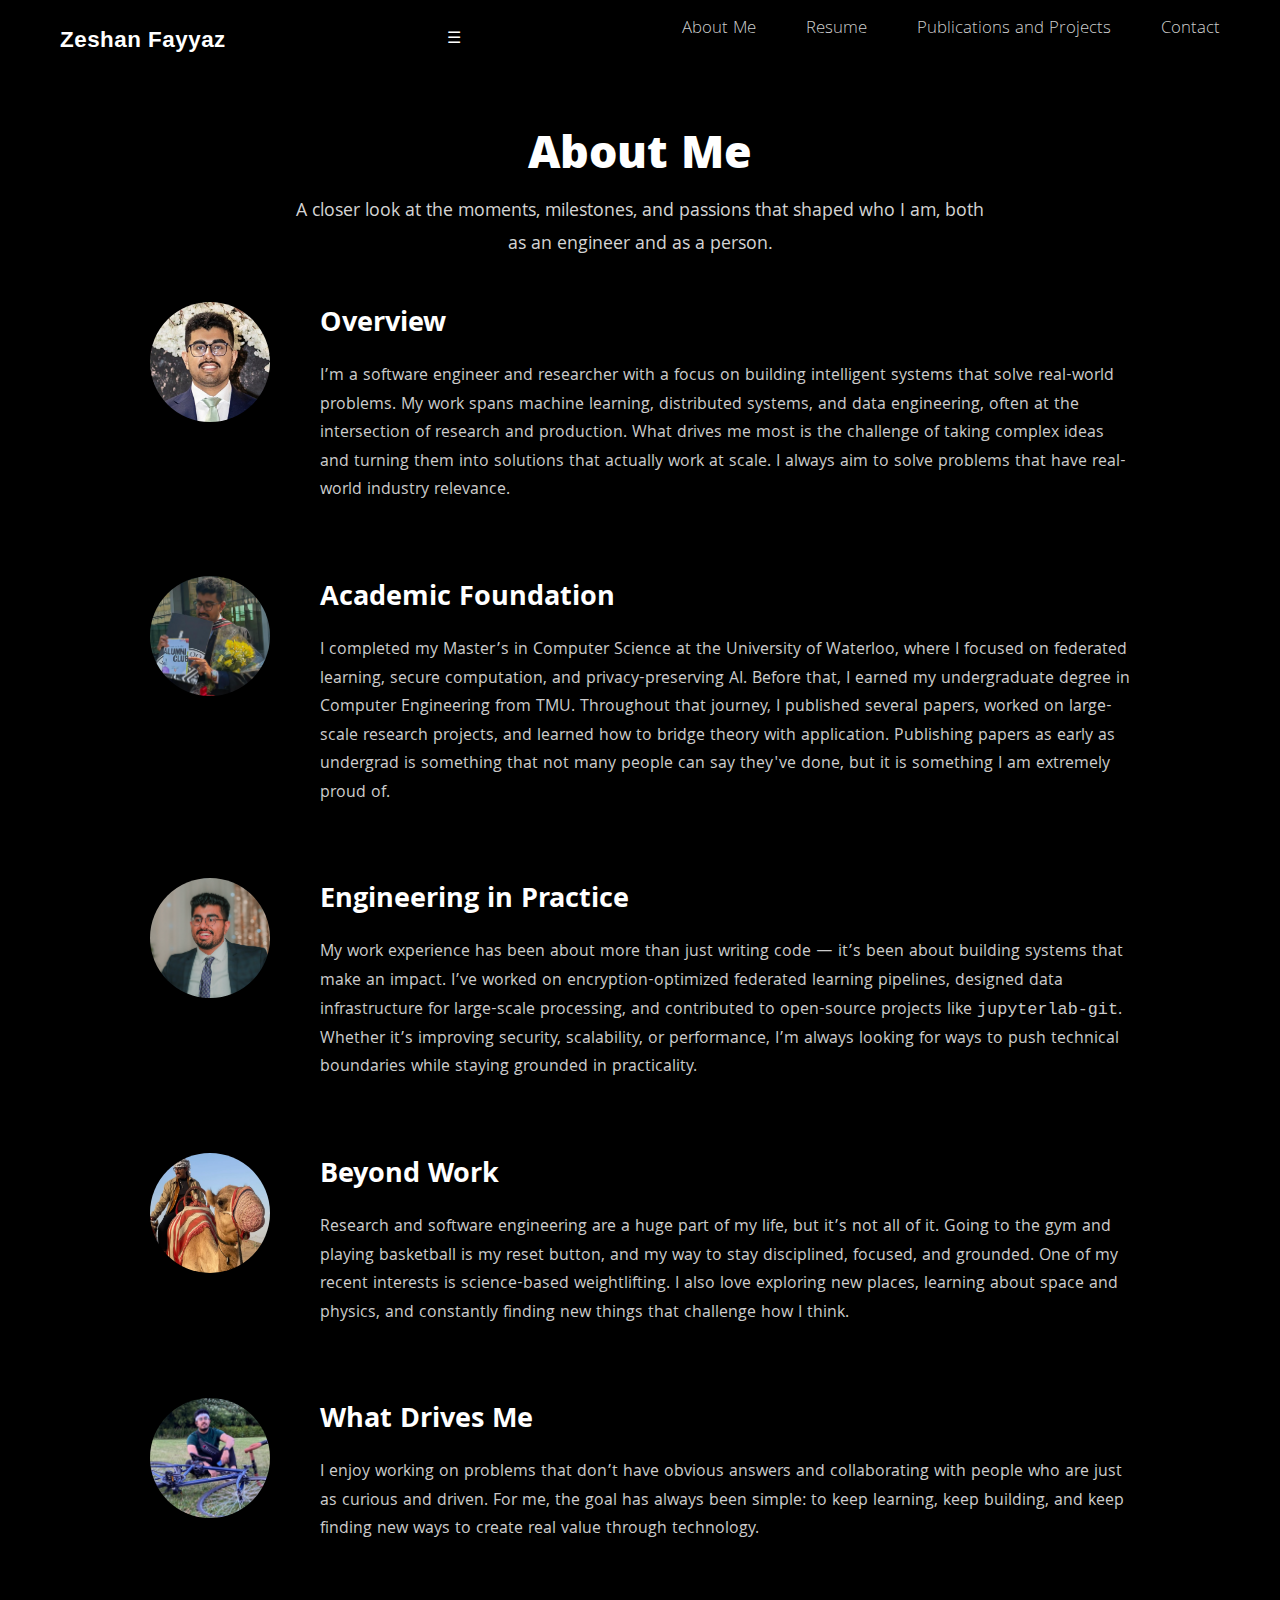
<file: about/index.html>
<!DOCTYPE html>
<html lang="en">
<head>
  <meta charset="UTF-8" />
  <meta name="viewport" content="width=device-width, initial-scale=1.0" />
  <title>About Me - Zeshan Fayyaz</title>

  <!-- ✅ Styles -->
  <link rel="stylesheet" href="../styles.css" />

  <!-- ✅ Fonts -->
  <link rel="preconnect" href="https://fonts.googleapis.com" />
  <link rel="preconnect" href="https://fonts.gstatic.com" crossorigin />
  <link href="https://fonts.googleapis.com/css2?family=Khula:wght@300;400;600&family=Inter:wght@800;900&display=swap" rel="stylesheet" />

  <!-- ✅ Favicon -->
  <link rel="icon" type="image/png" sizes="32x32" href="../refs/favicon/favicon-32x32.png" />
  <link rel="icon" type="image/png" sizes="16x16" href="../refs/favicon/favicon-16x16.png" />
  <link rel="shortcut icon" href="../refs/favicon/favicon.ico" type="image/x-icon" />
</head>

<script>
  function toggleMenu() {
    document.querySelector('.nav-links').classList.toggle('active');
  }
</script>


<body>
  <!-- ✅ Navbar -->
  <nav class="navbar">
    <a href="../" class="logo">Zeshan Fayyaz</a>
    <div class="hamburger" onclick="toggleMenu()">&#9776;</div>
    <ul>
      <li><a href="../about/">About Me</a></li>
      <li><a href="../resume/">Resume</a></li>
      <li><a href="../projectpub/">Publications and Projects</a></li>
      <li><a href="../contact/">Contact</a></li>
    </ul>
  </nav>

  <!-- ✅ About Header -->
  <header class="about-header">
    <div class="about-container">
      <h1>About Me</h1>
      <p class="about-tagline">
        A closer look at the moments, milestones, and passions that shaped who I am, both as an engineer and as a person.
      </p>
    </div>
  </header>

  <!-- ✅ About Sections -->
  <div class="about-container">

    <div class="about-section">
      <img src="../refs/images/123.jpeg" alt="Zeshan portrait" class="about-photo" />
      <div class="about-text">
        <h2>Overview</h2>
        <p>
          I’m a software engineer and researcher with a focus on building intelligent systems that solve real-world problems. My work spans machine learning, distributed systems, and data engineering, often at the intersection of research and production. What drives me most is the challenge of taking complex ideas and turning them into solutions that actually work at scale. I always aim to solve problems that have real-world industry relevance. 
        </p>
      </div>
    </div>

    <div class="about-section">
      <img src="../refs/images/grad.png" alt="Graduation" class="about-photo" />
      <div class="about-text">
        <h2>Academic Foundation</h2>
        <p>
          I completed my Master’s in Computer Science at the University of Waterloo, where I focused on federated learning, secure computation, and privacy-preserving AI. Before that, I earned my undergraduate degree in Computer Engineering from TMU. Throughout that journey, I published several papers, worked on large-scale research projects, and learned how to bridge theory with application. Publishing papers as early as undergrad is something that not many people can say they've done, but it is something I am extremely proud of. 
        </p>
      </div>
    </div>

    <div class="about-section">
      <img src="../refs/images/cop.png" alt="Engineering" class="about-photo" />
      <div class="about-text">
        <h2>Engineering in Practice</h2>
        <p>
          My work experience has been about more than just writing code — it’s been about building systems that make an impact. I’ve worked on encryption-optimized federated learning pipelines, designed data infrastructure for large-scale processing, and contributed to open-source projects like <code>jupyterlab-git</code>. Whether it’s improving security, scalability, or performance, I’m always looking for ways to push technical boundaries while staying grounded in practicality.
        </p>
      </div>
    </div>

    <div class="about-section">
      <img src="../refs/images/camel.png" alt="Hobbies" class="about-photo" />
      <div class="about-text">
        <h2>Beyond Work</h2>
        <p>
          Research and software engineering are a huge part of my life, but it’s not all of it. Going to the gym and playing basketball is my reset button, and my way to stay disciplined, focused, and grounded. One of my recent interests is science-based weightlifting. I also love exploring new places, learning about space and physics, and constantly finding new things that challenge how I think.
        </p>
      </div>
    </div>

    <div class="about-section">
      <img src="../refs/images/bike.png" alt="Travel" class="about-photo" />
      <div class="about-text">
        <h2>What Drives Me</h2>
        <p>
          I enjoy working on problems that don’t have obvious answers and collaborating with people who are just as curious and driven. For me, the goal has always been simple: to keep learning, keep building, and keep finding new ways to create real value through technology.
        </p>
      </div>
    </div>

  </div>
</body>
</html>
</file>
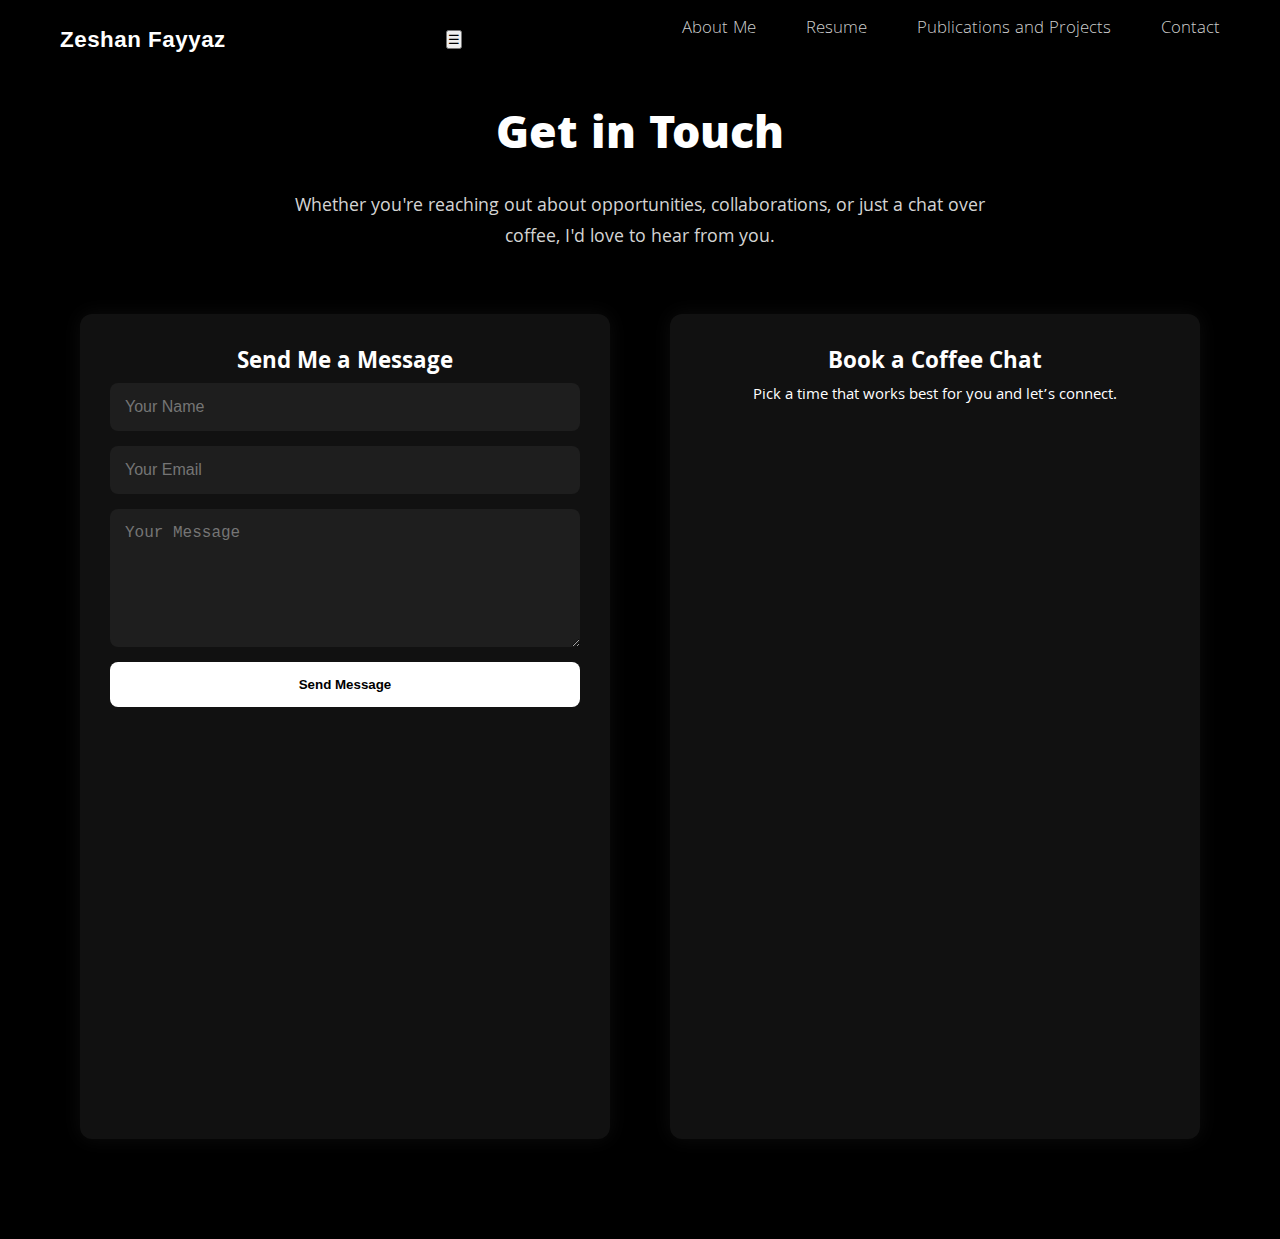
<file: contact/index.html>
<!DOCTYPE html>
<html lang="en">
<head>
  <meta charset="UTF-8" />
  <meta name="viewport" content="width=device-width, initial-scale=1.0" />
  <title>Contact - Zeshan Fayyaz</title>

  <!-- ✅ Styles -->
  <link rel="stylesheet" href="../styles.css?v=5">
  <link rel="stylesheet" href="../mobile.css?v=5">

  <!-- ✅ Fonts -->
  <link rel="preconnect" href="https://fonts.googleapis.com" />
  <link rel="preconnect" href="https://fonts.gstatic.com" crossorigin />
  <link href="https://fonts.googleapis.com/css2?family=Khula:wght@300;400;600&family=Inter:wght@800;900&display=swap" rel="stylesheet" />

  <!-- ✅ Favicon -->
  <link rel="icon" type="image/png" sizes="32x32" href="../refs/favicon/favicon-32x32.png" />
  <link rel="icon" type="image/png" sizes="16x16" href="../refs/favicon/favicon-16x16.png" />
  <link rel="shortcut icon" href="../refs/favicon/favicon.ico" type="image/x-icon" />
</head>


<body>

  <!-- ✅ Navigation -->
  <nav class="navbar">
    <a href="../" class="logo">Zeshan Fayyaz</a>
    <button class="nav-toggle" aria-expanded="false" aria-controls="primary-nav">☰</button>
    <ul id="primary-nav" class="nav-links">
      <li><a href="../about/">About Me</a></li>
      <li><a href="../resume/">Resume</a></li>
      <li><a href="../projectpub/">Publications and Projects</a></li>
      <li><a href="../contact/">Contact</a></li>
    </ul>
  </nav>

  <!-- 📬 Contact Section -->
  <div class="contact-page">
    <h1>Get in Touch</h1>
    <p class="contact-intro">
      Whether you're reaching out about opportunities, collaborations, or just a chat over coffee, I'd love to hear from you.
    </p>

    <div class="contact-container">
      <!-- ✉️ Email Form -->
      <div class="contact-form">
        <h2>Send Me a Message</h2>
        <form action="https://formspree.io/f/xkgqvzno" method="POST">
          <input type="text" name="name" placeholder="Your Name" required />
          <input type="email" name="email" placeholder="Your Email" required />
          <textarea name="message" rows="6" placeholder="Your Message" required></textarea>
          <button type="submit">Send Message</button>
        </form>
      </div>

      <!-- 📅 Calendly Widget -->
      <div class="calendar-booking">
        <h2>Book a Coffee Chat</h2>
        <p>Pick a time that works best for you and let’s connect.</p>

        <!-- Calendly inline widget -->
        <div 
          class="calendly-inline-widget" 
          data-url="https://calendly.com/zeshan-fayyaz98/30min" 
          style="min-width:320px;height:700px;">
        </div>
        <script 
          type="text/javascript" 
          src="https://assets.calendly.com/assets/external/widget.js" 
          async>
        </script>
      </div>
    </div>
  </div>

  <script>
    (function(){
      const btn = document.querySelector('.nav-toggle');
      const nav = document.getElementById('primary-nav');
      if (!btn || !nav) return;
      btn.addEventListener('click', () => {
        const open = btn.getAttribute('aria-expanded') === 'true';
        btn.setAttribute('aria-expanded', String(!open));
        nav.classList.toggle('is-open', !open);
      });
    })();
  </script>

</body>
</html>
</file>
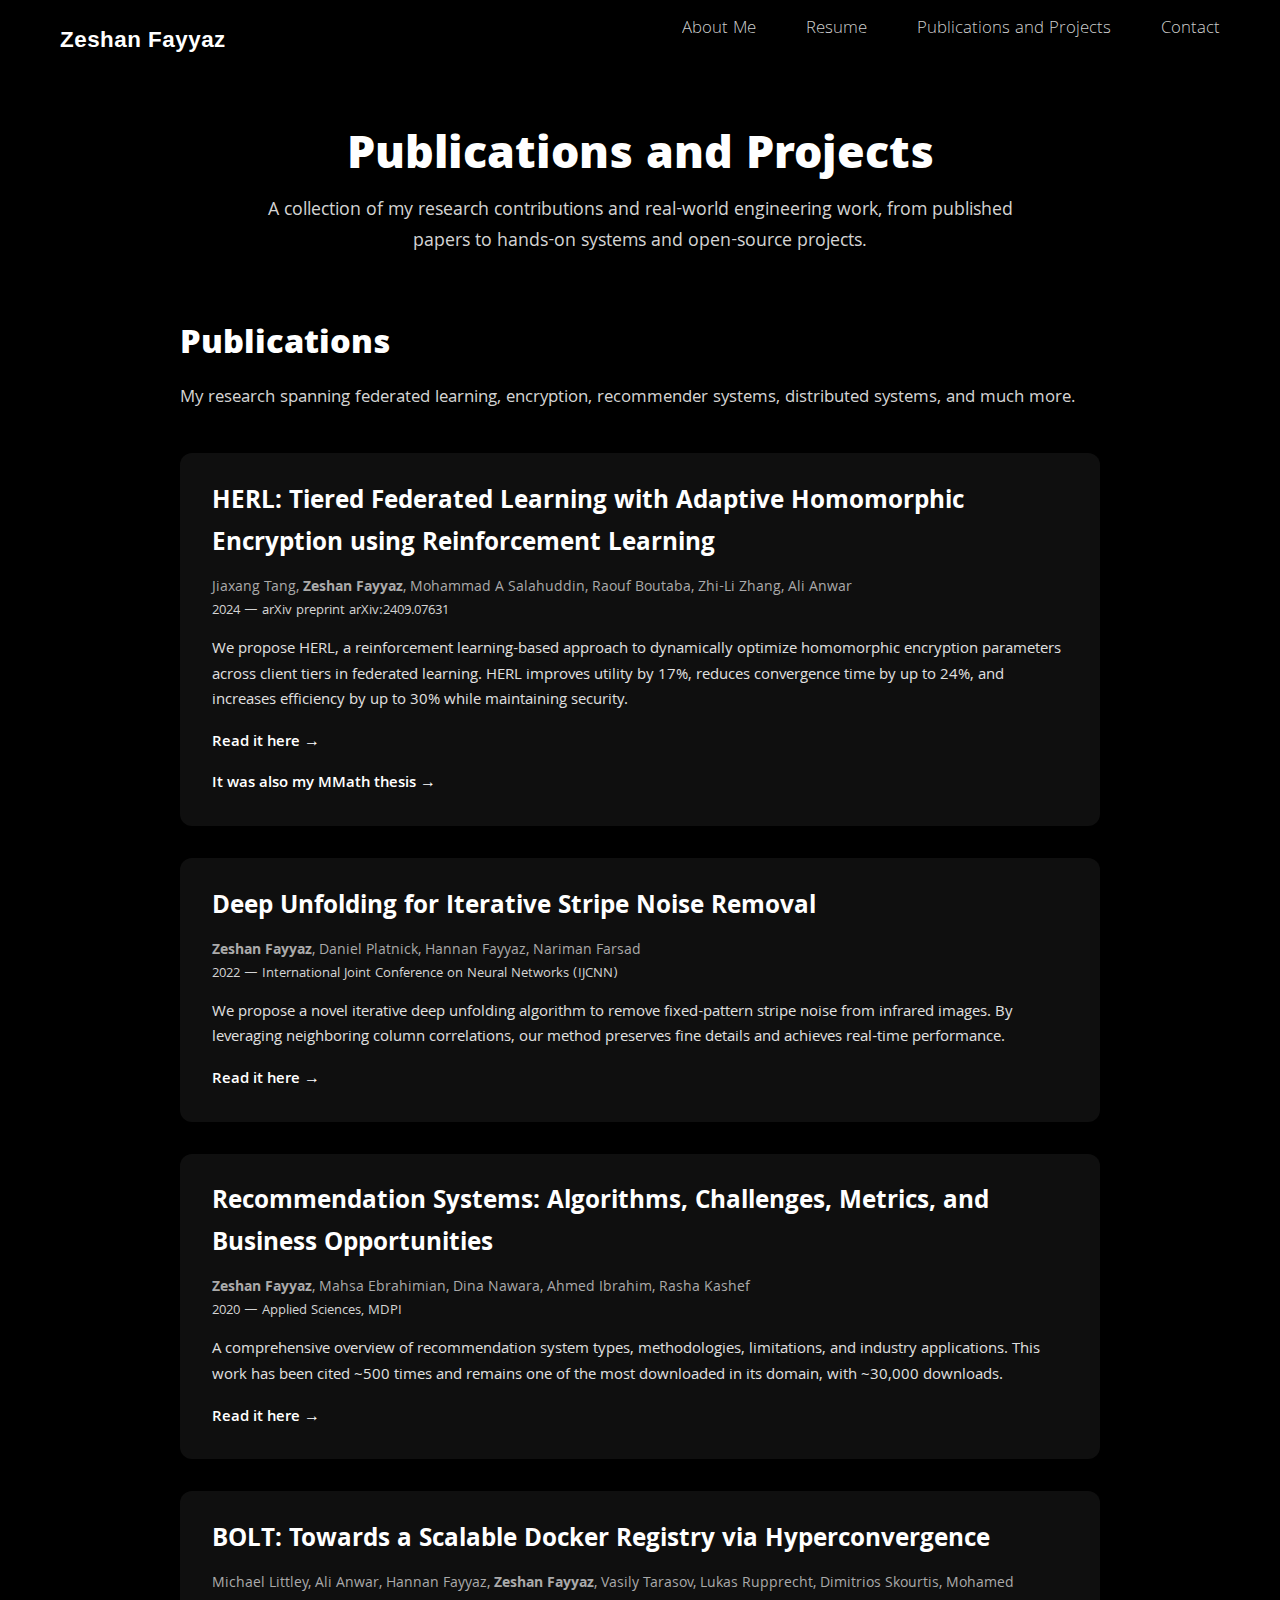
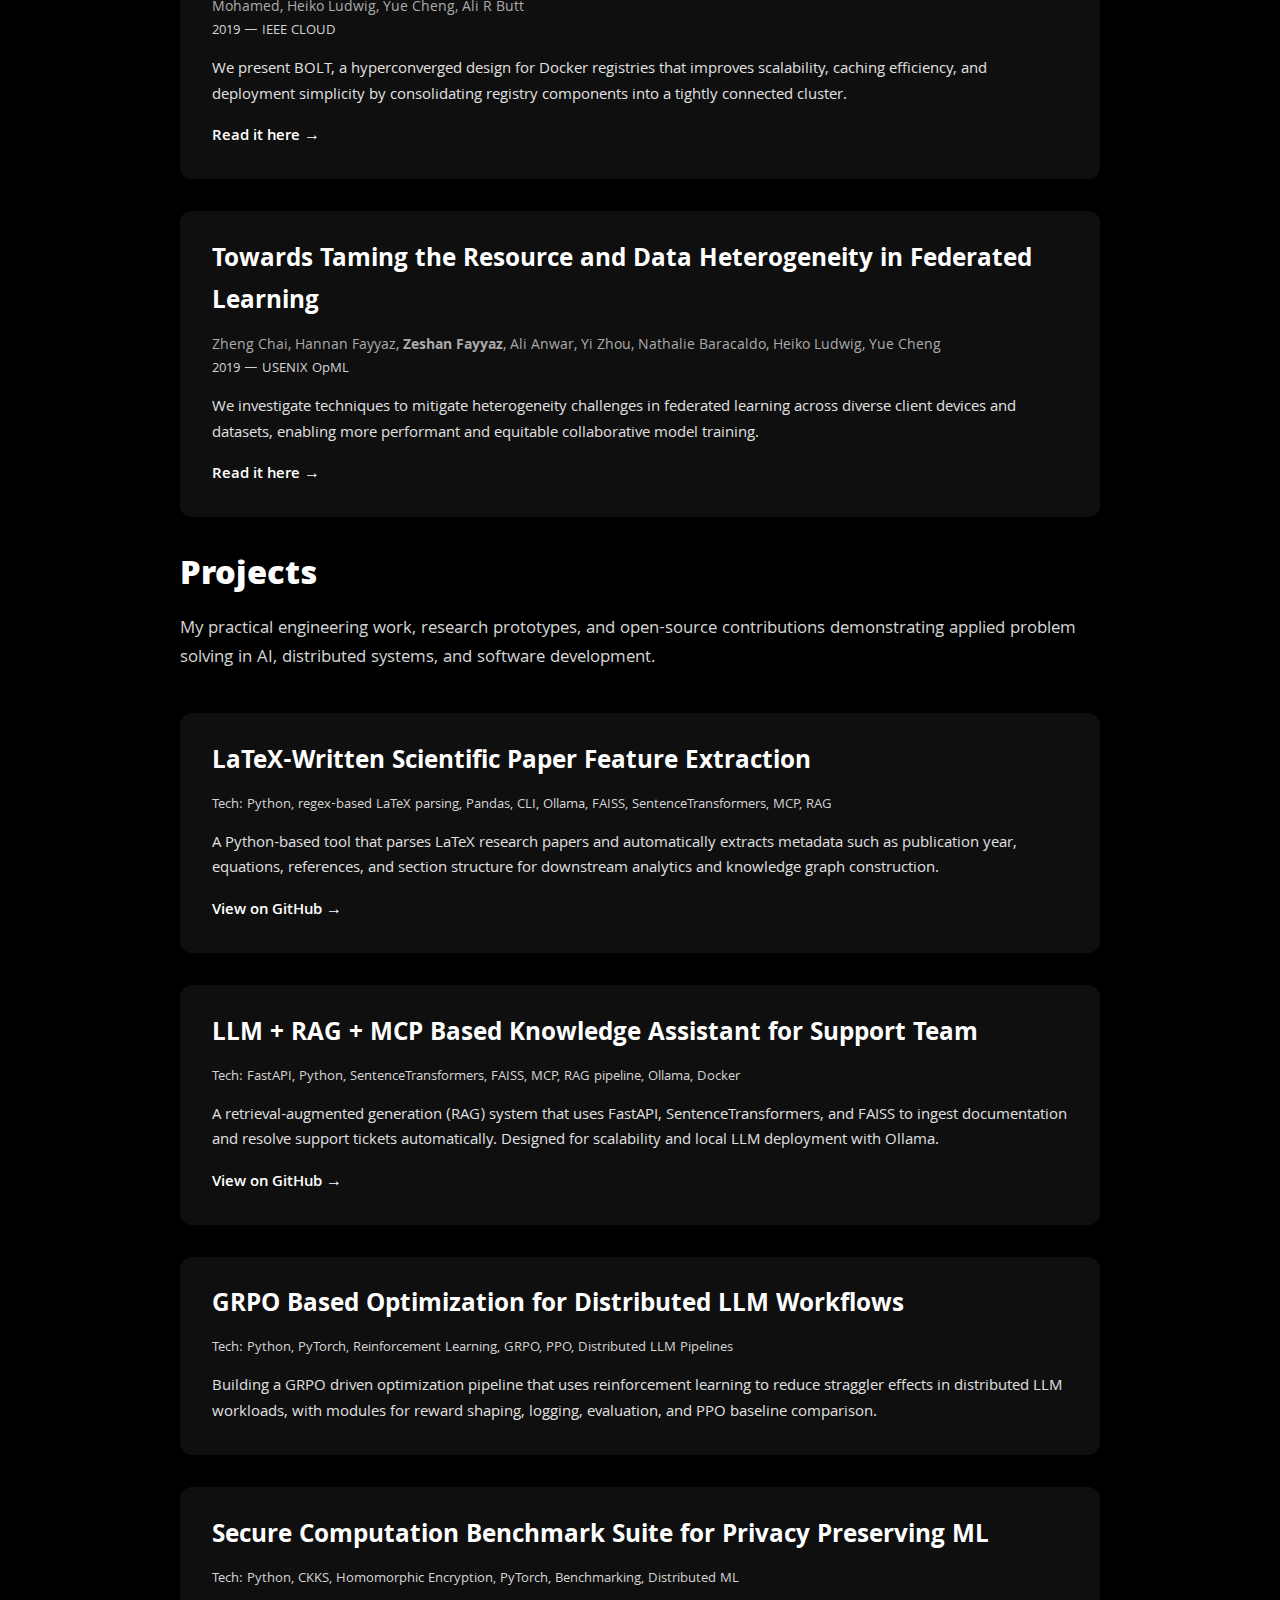
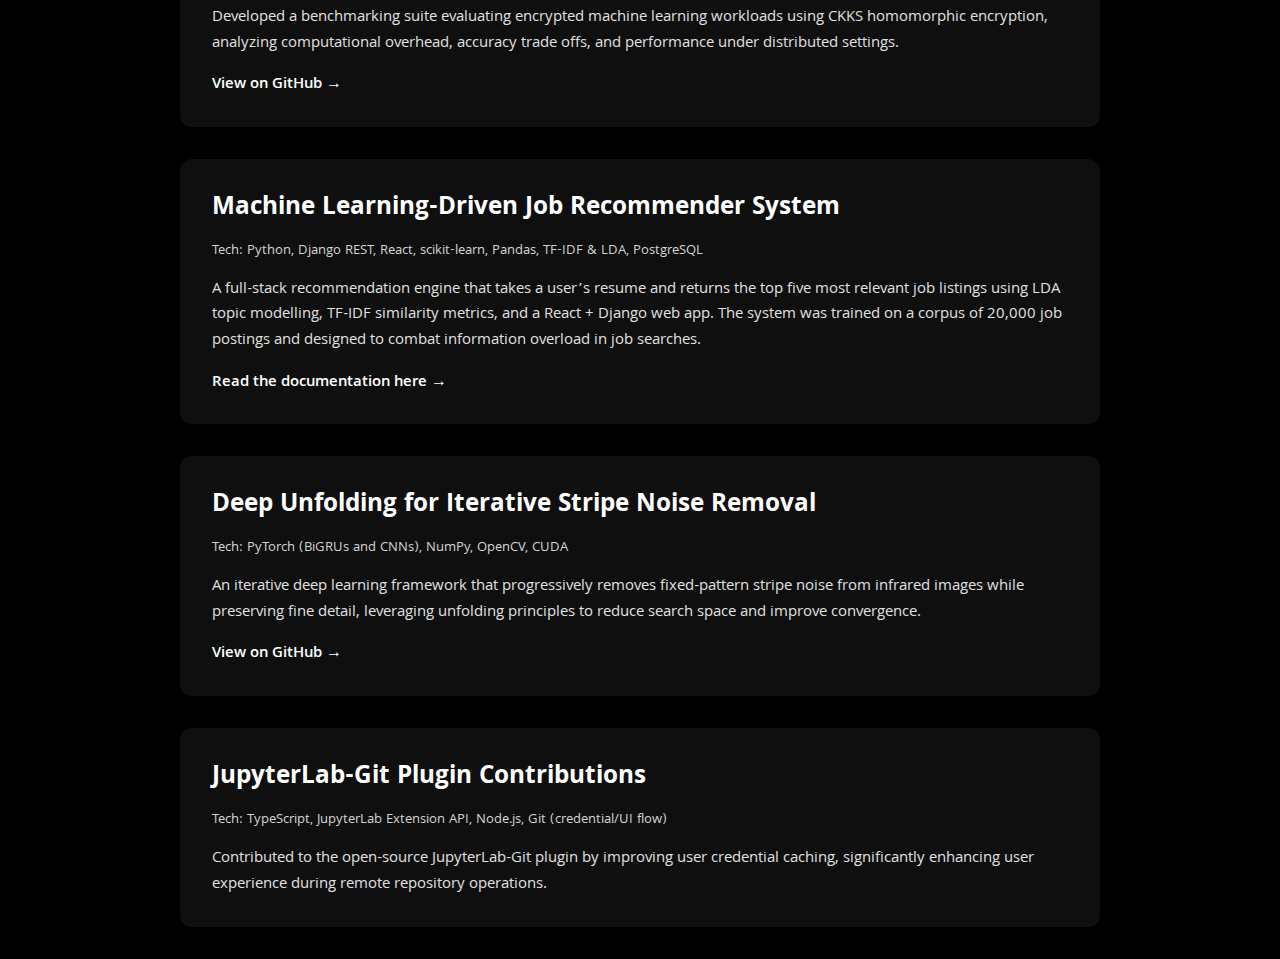
<file: projectpub/index.html>
<!DOCTYPE html>
<html lang="en">
<head>
  <meta charset="UTF-8" />
  <meta name="viewport" content="width=device-width, initial-scale=1.0" />
  <title>Publications & Projects - Zeshan Fayyaz</title>

  <!-- ✅ Fonts & Styles -->
  <link rel="stylesheet" href="../styles.css?v=5">
  <link rel="stylesheet" href="../mobile.css?v=5">
  <link rel="preconnect" href="https://fonts.googleapis.com" />
  <link rel="preconnect" href="https://fonts.gstatic.com" crossorigin />
  <link href="https://fonts.googleapis.com/css2?family=Khula:wght@300;400;600&family=Inter:wght@800;900&display=swap" rel="stylesheet" />

  <!-- ✅ Favicons -->
  <link rel="icon" type="image/png" sizes="32x32" href="../refs/favicon/favicon-32x32.png" />
  <link rel="icon" type="image/png" sizes="16x16" href="../refs/favicon/favicon-16x16.png" />
  <link rel="shortcut icon" href="../refs/favicon/favicon.ico" type="image/x-icon" />
</head>


<body>

  <!-- ✅ Navigation (clean URLs) -->
  <nav class="navbar">
    <a href="../" class="logo">Zeshan Fayyaz</a>
    <ul class="nav-links">
      <li><a href="../about/">About Me</a></li>
      <li><a href="../resume/">Resume</a></li>
      <li><a href="../projectpub/">Publications and Projects</a></li>
      <li><a href="../contact/">Contact</a></li>
    </ul>
  </nav>

  <!-- 📁 Main Header -->
  <header class="projects-header">
    <h1>Publications and Projects</h1>
    <p class="projects-tagline">
      A collection of my research contributions and real-world engineering work, from published papers to hands-on systems and open-source projects.
    </p>
  </header>

  <!-- 📚 Publications Section -->
  <section class="pubs-section">
    <h2 class="section-title">Publications</h2>
    <p class="section-subtitle">My research spanning federated learning, encryption, recommender systems, distributed systems, and much more.</p>

    <div class="publications-container">

      <!-- Publication 1 -->
      <div class="publication">
        <h3>HERL: Tiered Federated Learning with Adaptive Homomorphic Encryption using Reinforcement Learning</h3>
        <p class="pub-authors">Jiaxang Tang, <strong>Zeshan Fayyaz</strong>, Mohammad A Salahuddin, Raouf Boutaba, Zhi-Li Zhang, Ali Anwar</p>
        <p class="pub-meta">2024 — arXiv preprint arXiv:2409.07631</p>
        <p class="pub-description">We propose HERL, a reinforcement learning-based approach to dynamically optimize homomorphic encryption parameters across client tiers in federated learning. HERL improves utility by 17%, reduces convergence time by up to 24%, and increases efficiency by up to 30% while maintaining security.</p>
        <a href="https://arxiv.org/abs/2409.07631" class="pub-link" target="_blank">Read it here →</a> <br>
        <a href="https://cs.uwaterloo.ca/events/masters-machine-learning-herl-tiered-federated-learning-with-adaptive-homomorphic-encryption-using-reinforcement-learning" class="pub-link" target="_blank">It was also my MMath thesis →</a>
      </div>

      <!-- Publication 2 -->
      <div class="publication">
        <h3>Deep Unfolding for Iterative Stripe Noise Removal</h3>
        <p class="pub-authors"><strong>Zeshan Fayyaz</strong>, Daniel Platnick, Hannan Fayyaz, Nariman Farsad</p>
        <p class="pub-meta">2022 — International Joint Conference on Neural Networks (IJCNN)</p>
        <p class="pub-description">We propose a novel iterative deep unfolding algorithm to remove fixed-pattern stripe noise from infrared images. By leveraging neighboring column correlations, our method preserves fine details and achieves real-time performance.</p>
        <a href="https://arxiv.org/pdf/2209.14973" class="pub-link" target="_blank">Read it here →</a>
      </div>

      <!-- Publication 3 -->
      <div class="publication">
        <h3>Recommendation Systems: Algorithms, Challenges, Metrics, and Business Opportunities</h3>
        <p class="pub-authors"><strong>Zeshan Fayyaz</strong>, Mahsa Ebrahimian, Dina Nawara, Ahmed Ibrahim, Rasha Kashef</p>
        <p class="pub-meta">2020 — Applied Sciences, MDPI</p>
        <p class="pub-description">A comprehensive overview of recommendation system types, methodologies, limitations, and industry applications. This work has been cited ~500 times and remains one of the most downloaded in its domain, with ~30,000 downloads.</p>
        <a href="https://www.mdpi.com/2076-3417/10/21/7748" class="pub-link" target="_blank">Read it here →</a>
      </div>

      <!-- Publication 4 -->
      <div class="publication">
        <h3>BOLT: Towards a Scalable Docker Registry via Hyperconvergence</h3>
        <p class="pub-authors">Michael Littley, Ali Anwar, Hannan Fayyaz, <strong>Zeshan Fayyaz</strong>, Vasily Tarasov, Lukas Rupprecht, Dimitrios Skourtis, Mohamed Mohamed, Heiko Ludwig, Yue Cheng, Ali R Butt</p>
        <p class="pub-meta">2019 — IEEE CLOUD</p>
        <p class="pub-description">We present BOLT, a hyperconverged design for Docker registries that improves scalability, caching efficiency, and deployment simplicity by consolidating registry components into a tightly connected cluster.</p>
        <a href="https://ieeexplore.ieee.org/document/8814549" class="pub-link" target="_blank">Read it here →</a>
      </div>

      <!-- Publication 5 -->
      <div class="publication">
        <h3>Towards Taming the Resource and Data Heterogeneity in Federated Learning</h3>
        <p class="pub-authors">Zheng Chai, Hannan Fayyaz, <strong>Zeshan Fayyaz</strong>, Ali Anwar, Yi Zhou, Nathalie Baracaldo, Heiko Ludwig, Yue Cheng</p>
        <p class="pub-meta">2019 — USENIX OpML</p>
        <p class="pub-description">We investigate techniques to mitigate heterogeneity challenges in federated learning across diverse client devices and datasets, enabling more performant and equitable collaborative model training.</p>
        <a href="https://www.usenix.org/conference/opml19/presentation/chai" class="pub-link" target="_blank">Read it here →</a>
      </div>

    </div>
  </section>

  <!-- 🛠️ Projects Section -->
  <section class="pubs-section" style="margin-top: 30px;">
    <h2 class="section-title">Projects</h2>
    <p class="section-subtitle">My practical engineering work, research prototypes, and open-source contributions demonstrating applied problem solving in AI, distributed systems, and software development.</p>

    <div class="publications-container">

      <!-- Project 1 -->
      <div class="publication">
        <h3>LaTeX-Written Scientific Paper Feature Extraction</h3>
        <p class="pub-meta">Tech: Python, regex-based LaTeX parsing, Pandas, CLI, Ollama, FAISS, SentenceTransformers, MCP, RAG</p>
        <p class="pub-description">A Python-based tool that parses LaTeX research papers and automatically extracts metadata such as publication year, equations, references, and section structure for downstream analytics and knowledge graph construction.</p>
        <a href="https://github.com/ZeshanFayyaz/latex-paper-feature-extractor" class="pub-link" target="_blank">View on GitHub →</a>
      </div>

      <!-- Project 2 -->
      <div class="publication">
        <h3>LLM + RAG + MCP Based Knowledge Assistant for Support Team</h3>
        <p class="pub-meta">Tech: FastAPI, Python, SentenceTransformers, FAISS, MCP, RAG pipeline, Ollama, Docker</p>
        <p class="pub-description">A retrieval-augmented generation (RAG) system that uses FastAPI, SentenceTransformers, and FAISS to ingest documentation and resolve support tickets automatically. Designed for scalability and local LLM deployment with Ollama.</p>
        <a href="https://github.com/ZeshanFayyaz/tucows-exercise-ai" class="pub-link" target="_blank">View on GitHub →</a>
      </div>

      <!-- Project: GRPO Optimization -->
      <div class="publication">
        <h3>GRPO Based Optimization for Distributed LLM Workflows</h3>
        <p class="pub-meta">Tech: Python, PyTorch, Reinforcement Learning, GRPO, PPO, Distributed LLM Pipelines</p>
        <p class="pub-description">
          Building a GRPO driven optimization pipeline that uses reinforcement learning to reduce straggler effects 
          in distributed LLM workloads, with modules for reward shaping, logging, evaluation, and PPO baseline comparison.
        </p>
      </div>

      <!-- Project: Secure Computation Benchmark Suite -->
      <div class="publication">
        <h3>Secure Computation Benchmark Suite for Privacy Preserving ML</h3>
        <p class="pub-meta">Tech: Python, CKKS, Homomorphic Encryption, PyTorch, Benchmarking, Distributed ML</p>
        <p class="pub-description">
          Developed a benchmarking suite evaluating encrypted machine learning workloads using CKKS homomorphic 
          encryption, analyzing computational overhead, accuracy trade offs, and performance under distributed settings.
        </p>
        <a href="https://github.com/ZeshanFayyaz/Homomorphic-Encryption-Benchmark-FL" class="pub-link" target="_blank">View on GitHub →</a>
      </div>


      <!-- Project 3 -->
      <div class="publication">
        <h3>Machine Learning-Driven Job Recommender System</h3>
        <p class="pub-meta">Tech: Python, Django REST, React, scikit-learn, Pandas, TF-IDF & LDA, PostgreSQL</p>
        <p class="pub-description">A full-stack recommendation engine that takes a user’s resume and returns the top five most relevant job listings using LDA topic modelling, TF-IDF similarity metrics, and a React + Django web app. The system was trained on a corpus of 20,000 job postings and designed to combat information overload in job searches.</p>
        <a href="https://github.com/ZeshanFayyaz/capstone-2020-docs/blob/main/AA10_COE70B_Final_Report.pdf" class="pub-link" target="_blank">Read the documentation here →</a>
      </div>

      <!-- Project 4 -->
      <div class="publication">
        <h3>Deep Unfolding for Iterative Stripe Noise Removal</h3>
        <p class="pub-meta">Tech: PyTorch (BiGRUs and CNNs), NumPy, OpenCV, CUDA</p>
        <p class="pub-description">An iterative deep learning framework that progressively removes fixed-pattern stripe noise from infrared images while preserving fine detail, leveraging unfolding principles to reduce search space and improve convergence.</p>
        <a href="https://github.com/ZeshanFayyaz/Deep-Unfolding-for-Iterative-Stripe-Noise-Removal" class="pub-link" target="_blank">View on GitHub →</a>
      </div>

      <!-- Project 5 -->
      <div class="publication">
        <h3>JupyterLab-Git Plugin Contributions</h3>
        <p class="pub-meta">Tech: TypeScript, JupyterLab Extension API, Node.js, Git (credential/UI flow)</p>
        <p class="pub-description">Contributed to the open-source JupyterLab-Git plugin by improving user credential caching, significantly enhancing user experience during remote repository operations.</p>
      </div>

    </div>
  </section>




</body>
</html>
</file>
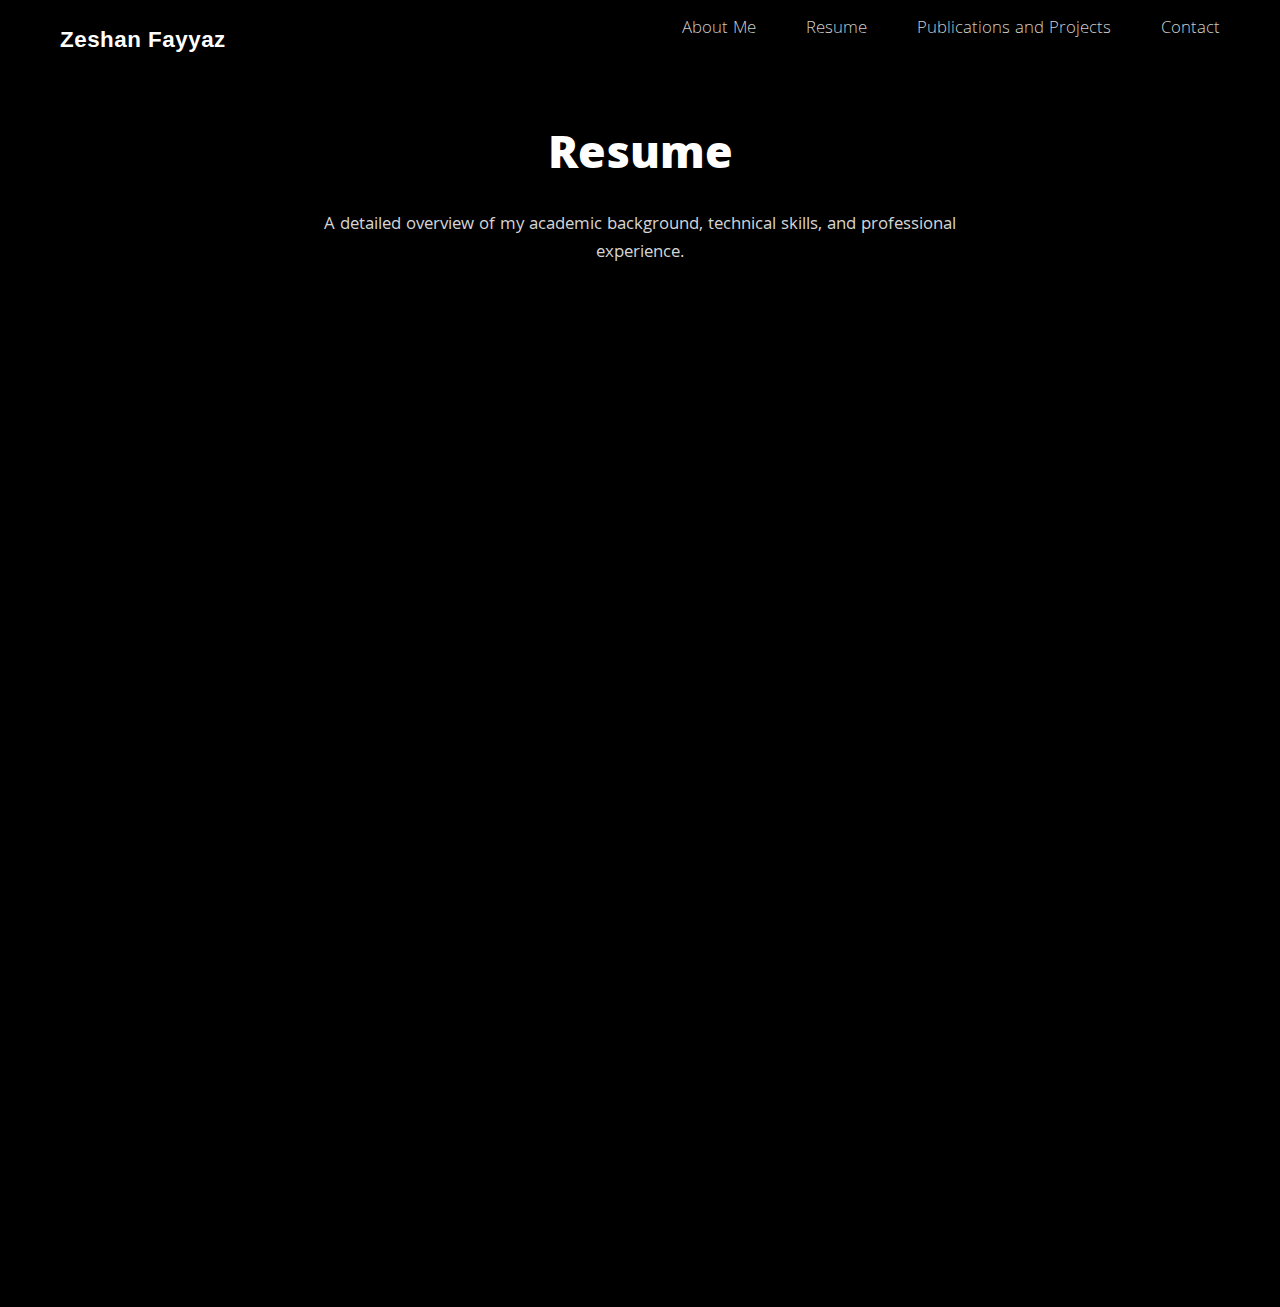
<file: resume/index.html>
<!DOCTYPE html>
<html lang="en">
<head>
  <meta charset="UTF-8" />
  <meta name="viewport" content="width=device-width, initial-scale=1.0" />
  <title>Resume - Zeshan Fayyaz</title>

  <!-- ✅ Fonts & Styles -->
  <link rel="stylesheet" href="../styles.css?v=5">
  <link rel="stylesheet" href="../mobile.css?v=6">

  <link rel="preconnect" href="https://fonts.googleapis.com" />
  <link rel="preconnect" href="https://fonts.gstatic.com" crossorigin />
  <link href="https://fonts.googleapis.com/css2?family=Khula:wght@300;400;600&family=Inter:wght@800;900&display=swap" rel="stylesheet" />

  <!-- ✅ Favicon paths -->
  <link rel="icon" type="image/png" sizes="32x32" href="../refs/favicon/favicon-32x32.png" />
  <link rel="icon" type="image/png" sizes="16x16" href="../refs/favicon/favicon-16x16.png" />
  <link rel="shortcut icon" href="../refs/favicon/favicon.ico" type="image/x-icon" />

  <!-- ✅ Mobile-specific fix -->
  <style>
    @media (max-width: 768px) {
      /* Show the open-PDF button on mobile */
      .resume-open-mobile {
        display: block !important;
        text-align: center;
        margin: 20px auto 24px;
      }
      .resume-open-mobile a {
        display: inline-block;
        padding: 12px 18px;
        border-radius: 10px;
        background: #fff;
        color: #000;
        font-weight: 700;
        text-decoration: none;
      }
      /* Hide the embedded PDF on mobile */
      .resume-pdf { display: none !important; }
    }

    /* ✅ Optional: if you want iframe on Android but button on iPhone only */
    @supports (-webkit-touch-callout: none) {
      @media (max-width: 768px) {
        .resume-pdf { display: none !important; }
        .resume-open-mobile { display: block !important; }
      }
    }
  </style>
</head>

<body>
  <!-- ✅ Navigation -->
  <nav class="navbar">
    <a href="../" class="logo">Zeshan Fayyaz</a>
    <ul class="nav-links">
      <li><a href="../about/">About Me</a></li>
      <li><a href="../resume/">Resume</a></li>
      <li><a href="../projectpub/">Publications and Projects</a></li>
      <li><a href="../contact/">Contact</a></li>
    </ul>
  </nav>

  <!-- ✅ Resume Header -->
  <div class="resume-header">
    <h1>Resume</h1>
    <p class="resume-tagline">
      A detailed overview of my academic background, technical skills, and professional experience.
    </p>
  </div>

  <!-- ✅ Mobile Button -->
  <p class="resume-open-mobile" style="display: none;">
    <a href="../refs/pdf/Zeshan_Fayyaz_Resume_Website.pdf" target="_blank" rel="noopener">
      Open Resume (PDF)
    </a>
  </p>

  <!-- ✅ Desktop Embed -->
  <div class="resume-container">
    <iframe
      src="../refs/pdf/Zeshan_Fayyaz_Resume_Website.pdf"
      title="Zeshan Fayyaz – Resume"
      class="resume-pdf"
      loading="lazy"
    ></iframe>
  </div>

</body>
</html>
</file>
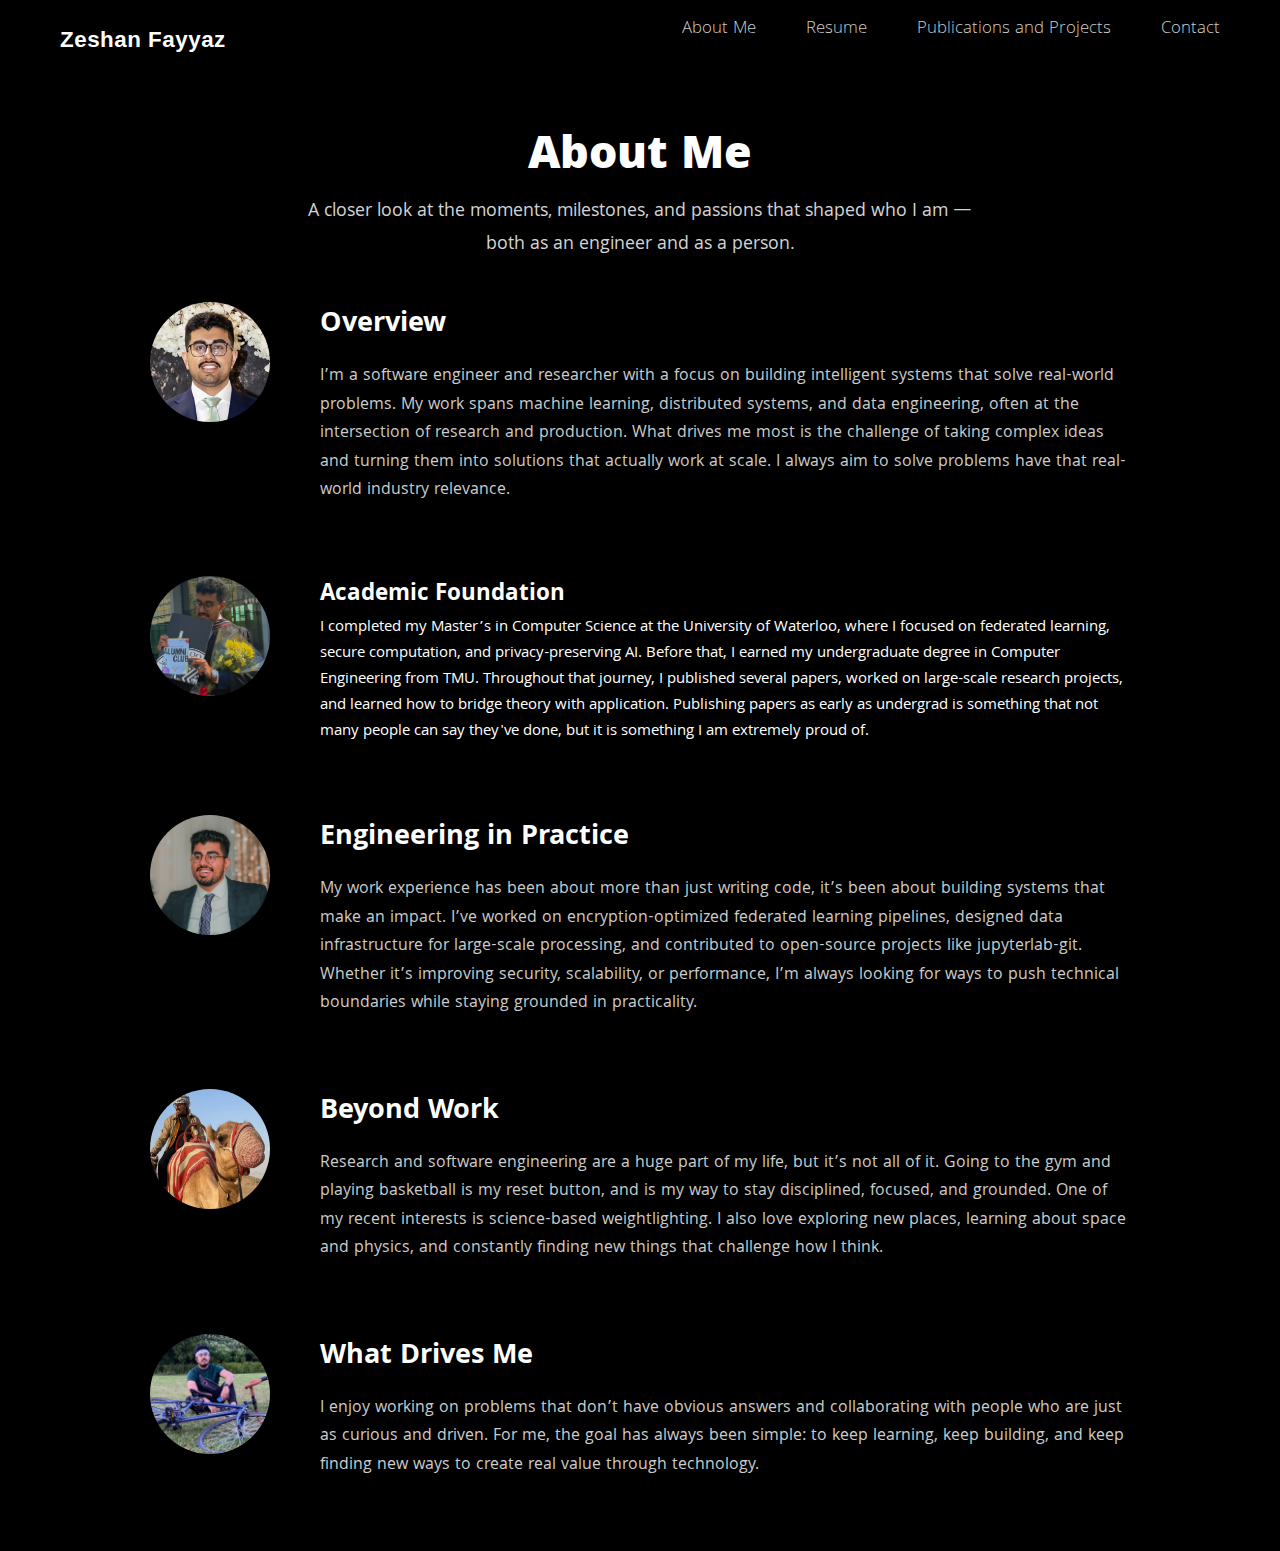
<file: about.html>
<!DOCTYPE html>
<html lang="en">
<head>
  <meta charset="UTF-8" />
  <meta name="viewport" content="width=device-width, initial-scale=1.0" />
  <title>About Me - Zeshan Fayyaz</title>
  <link rel="stylesheet" href="styles.css" />
  <link rel="preconnect" href="https://fonts.googleapis.com" />
  <link rel="preconnect" href="https://fonts.gstatic.com" crossorigin />
  <link href="https://fonts.googleapis.com/css2?family=Khula:wght@300;400;600&family=Inter:wght@800;900&display=swap" rel="stylesheet" />

  <link rel="icon" type="image/png" sizes="32x32" href="favicon-32x32.png">
  <link rel="icon" type="image/png" sizes="16x16" href="favicon-16x16.png">
  <link rel="shortcut icon" href="favicon.ico" type="image/x-icon">

</head>

<body>
  <!-- ✅ Navbar -->
  <nav class="navbar">
    <a href="index.html" class="logo">Zeshan Fayyaz</a>
    <ul>
      <li><a href="about.html">About Me</a></li>
      <li><a href="resume.html">Resume</a></li>
      <li><a href="projectpub.html">Publications and Projects</a></li>
      <li><a href="contact.html">Contact</a></li>
    </ul>
  </nav>

  <!-- ✅ About Header -->
  <header class="about-header">
    <div class="about-container">
      <h1>About Me</h1>
      <p class="about-tagline">
        A closer look at the moments, milestones, and passions that shaped who I am — both as an engineer and as a person.
      </p>
    </div>
  </header>

  <!-- ✅ About Sections -->
  <div class="about-container">

    <div class="about-section">
      <img src="123.jpeg" alt="Zeshan portrait" class="about-photo" />
      <div class="about-text">
        <h2>Overview</h2>
        <p>
          I’m a software engineer and researcher with a focus on building intelligent systems that solve real-world problems. My work spans machine learning, distributed systems, and data engineering, often at the intersection of research and production. What drives me most is the challenge of taking complex ideas and turning them into solutions that actually work at scale. I always aim to solve problems have that real-world industry relevance. 
        </p>
      </div>
    </div>

    <div class="about-section">
      <img src="grad.png" alt="Basketball" class="about-photo" />
      <div class="grad.jpeg">
        <h2>Academic Foundation</h2>
        <p>
          I completed my Master’s in Computer Science at the University of Waterloo, where I focused on federated learning, secure computation, and privacy-preserving AI. Before that, I earned my undergraduate degree in Computer Engineering from TMU. Throughout that journey, I published several papers, worked on large-scale research projects, and learned how to bridge theory with application. Publishing papers as early as undergrad is something that not many people can say they've done, but it is something I am extremely proud of. 
      </div>
    </div>

    <div class="about-section">
      <img src="cop.png" alt="Open source" class="about-photo" />
      <div class="about-text">
        <h2>Engineering in Practice</h2>
        <p>
          My work experience has been about more than just writing code, it’s been about building systems that make an impact. I’ve worked on encryption-optimized federated learning pipelines, designed data infrastructure for large-scale processing, and contributed to open-source projects like jupyterlab-git. Whether it’s improving security, scalability, or performance, I’m always looking for ways to push technical boundaries while staying grounded in practicality.
        </p>
      </div>
    </div>

    <div class="about-section">
      <img src="camel.png" alt="Studying" class="about-photo" />
      <div class="about-text">
        <h2>Beyond Work</h2>
        <p>
          Research and software engineering are a huge part of my life, but it’s not all of it. Going to the gym and playing basketball is my reset button, and is my way to stay disciplined, focused, and grounded. One of my recent interests is science-based weightlighting. I also love exploring new places, learning about space and physics, and constantly finding new things that challenge how I think.
        </p>
      </div>
    </div>

    <div class="about-section">
      <img src="bike.png" alt="Travel" class="about-photo" />
      <div class="about-text">
        <h2>What Drives Me</h2>
        <p>
          I enjoy working on problems that don’t have obvious answers and collaborating with people who are just as curious and driven. For me, the goal has always been simple: to keep learning, keep building, and keep finding new ways to create real value through technology.
        </p>
      </div>
    </div>

  </div>
</body>
</html>
</file>
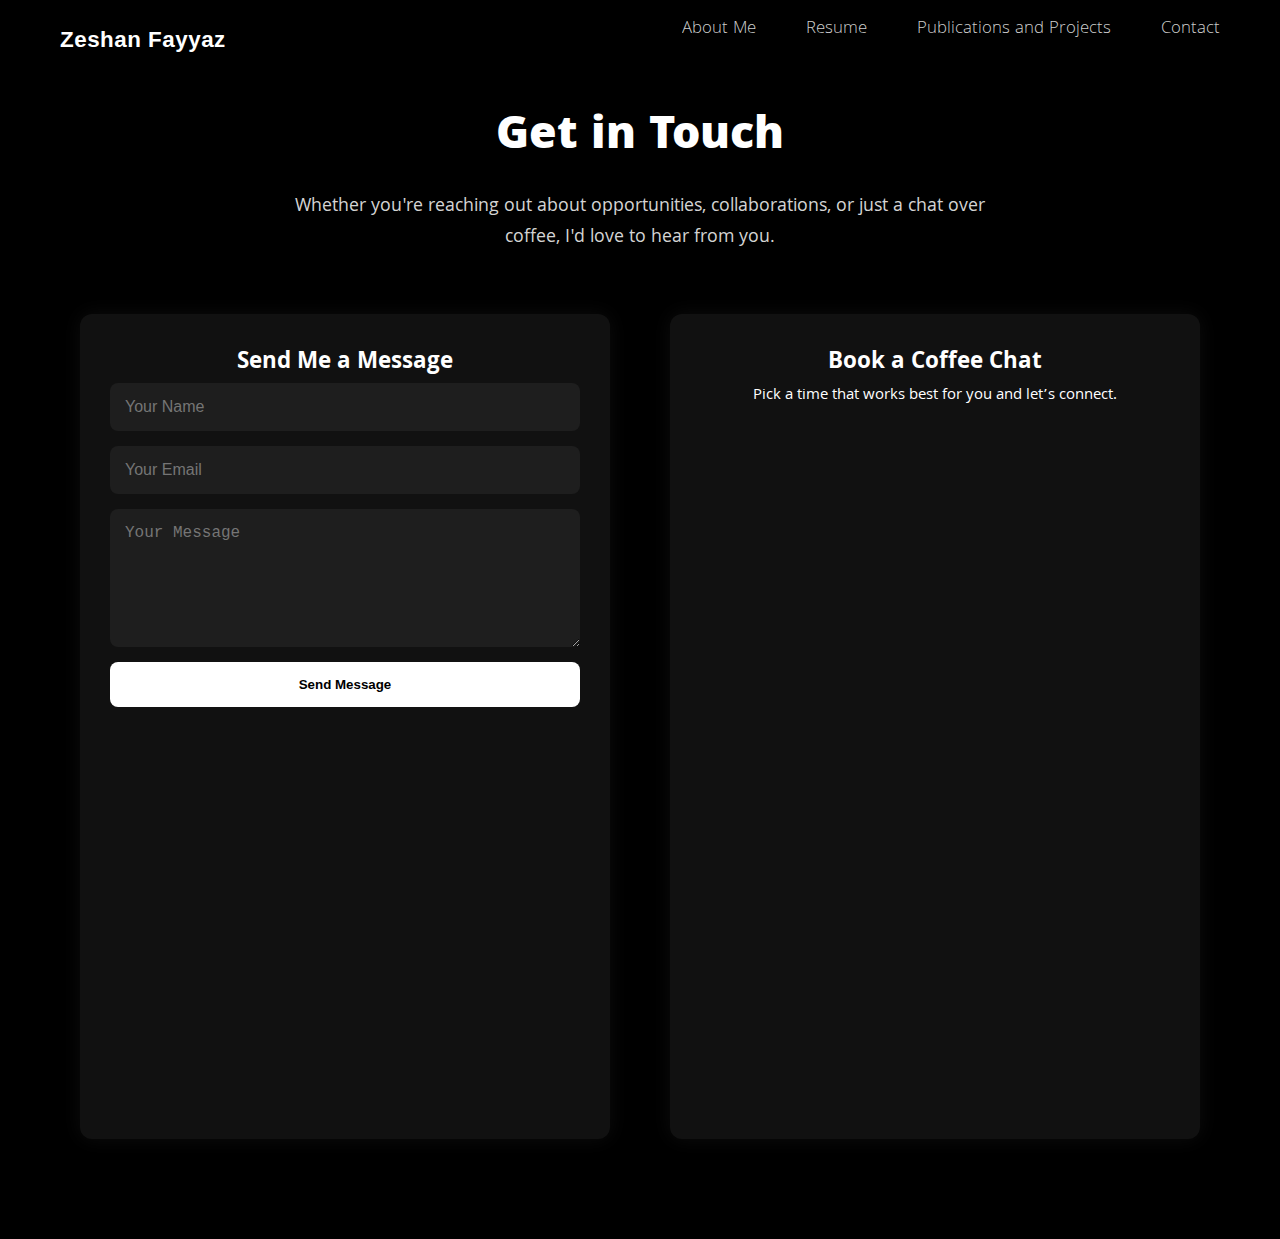
<file: contact.html>
<!DOCTYPE html>
<html lang="en">
<head>
  <meta charset="UTF-8" />
  <meta name="viewport" content="width=device-width, initial-scale=1.0" />
  <title>Contact - Zeshan Fayyaz</title>
  <link rel="stylesheet" href="styles.css" />

  <link rel="preconnect" href="https://fonts.googleapis.com" />
  <link rel="preconnect" href="https://fonts.gstatic.com" crossorigin />
  <link href="https://fonts.googleapis.com/css2?family=Khula:wght@300;400;600&family=Inter:wght@800;900&display=swap" rel="stylesheet" />
</head>

<body>
  <!-- Navigation -->
  <nav class="navbar">
    <a href="index.html" class="logo">Zeshan Fayyaz</a>
    <ul>
      <li><a href="about.html">About Me</a></li>
      <li><a href="resume.html">Resume</a></li>
      <li><a href="projectpub.html">Publications and Projects</a></li>
      <li><a href="contact.html">Contact</a></li>
    </ul>
  </nav>

  <!-- Contact Section -->
  <div class="contact-page">
    <h1>Get in Touch</h1>
    <p class="contact-intro">
      Whether you're reaching out about opportunities, collaborations, or just a chat over coffee, I'd love to hear from you.
    </p>

    <div class="contact-container">
      <!-- EMAIL FORM -->
      <div class="contact-form">
        <h2>Send Me a Message</h2>
        <form action="https://formspree.io/f/xkgqvzno" method="POST">
          <input type="text" name="name" placeholder="Your Name" required />
          <input type="email" name="email" placeholder="Your Email" required />
          <textarea name="message" rows="6" placeholder="Your Message" required></textarea>
          <button type="submit">Send Message</button>
        </form>
      </div>

      <!-- CALENDLY WIDGET -->
      <div class="calendar-booking">
        <h2>Book a Coffee Chat</h2>
        <p>Pick a time that works best for you and let’s connect.</p>

        <!-- Calendly inline widget begin -->
        <div class="calendly-inline-widget" 
             data-url="https://calendly.com/zeshan-fayyaz98/30min" 
             style="min-width:320px;height:700px;">
        </div>
        <script type="text/javascript" src="https://assets.calendly.com/assets/external/widget.js" async></script>
        <!-- Calendly inline widget end -->

      </div>
    </div>
  </div>
</body>
</html>
</file>
<file: mobile.css>
/* =======================================================
   📱 Mobile-only stylesheet
   Unified layout for all pages (≤768px wide)
   ======================================================= */
@media (max-width: 768px) {

  html, body {
    overflow-x: hidden;
    margin: 0;
    padding: 0;
    background: #000;
    color: #fff;
    font-family: 'Khula', sans-serif;
  }

  img, video, iframe, embed {
    max-width: 100%;
    height: auto;
    display: block;
  }

  /* Add room below the fixed navbar */
  body {
    padding-top: 100px; /* adjust if needed */
  }

  /* =======================================================
     ✅ NAVIGATION
     ======================================================= */
  nav.navbar {
    position: fixed;
    top: 0; left: 0; right: 0;
    background: #000;
    display: flex;
    align-items: flex-start;
    justify-content: space-between;
    padding: 24px 20px;  /* slightly more padding to lower logo */
    z-index: 1000;
  }

  /* Hide hamburger if any remnants exist */
  .nav-toggle {
    display: none !important;
  }

  /* Left-side logo on all pages */
  nav .logo {
    display: block;
    color: #fff;
    font-family: 'Helvetica Neue', sans-serif;
    font-weight: 800;
    font-size: 1rem;
    white-space: nowrap;
    margin-top: 2px;
    text-decoration: none;
  }

  /* Hide the logo ONLY on the homepage */
  body#index-page nav .logo {
    display: none !important;
  }

  /* Right-side stacked links (identical across all pages) */
  .nav-links {
    list-style: none;
    display: flex;
    flex-direction: column;
    align-items: flex-end;
    justify-content: flex-start;
    gap: 8px;
    margin: 0;
    padding: 0;
  }

  .nav-links a {
    font-family: 'Khula', sans-serif;
    font-size: 1rem;
    font-weight: 300;
    color: rgba(255, 255, 255, 0.9);
    text-decoration: none;
  }

  .nav-links a:hover {
    opacity: 1;
    text-decoration: underline;
  }

  /* =======================================================
     ✅ HERO SECTION (Homepage)
     ======================================================= */
  body#index-page .hero {
    padding: 0 20px;
    text-align: left;
    margin-top: 0;
  }

  body#index-page .hero h1 {
    font-family: 'Inter', sans-serif;
    font-size: clamp(2.4rem, 8vw, 3rem);
    font-weight: 900;
    line-height: 1.1;
    margin-bottom: 20px;
  }

  body#index-page .hero .intro,
  body#index-page .hero .subtitle {
    font-size: 1rem;
    line-height: 1.6;
    max-width: 90%;
  }

  .socials {
    margin-top: 30px;
    gap: 24px;
  }

  .socials a img {
    width: 40px;
    height: 40px;
    opacity: 0.85;
  }

  /* =======================================================
     ✅ ABOUT PAGE
     ======================================================= */
  .about-header h1 {
    font-size: 2rem;
  }

  .about-section {
    flex-direction: column;
    align-items: center;
    text-align: center;
    gap: 16px;
    margin-bottom: 40px;
    padding: 0 20px;
  }

  .about-photo {
    width: 100px;
    height: 100px;
    margin-right: 0;
  }

  .about-text h2 {
    font-size: 1.4rem;
    margin-bottom: 10px;
  }

  .about-text p {
    font-size: 1rem;
    line-height: 1.6;
  }

  /* =======================================================
     ✅ PROJECTS / PUBLICATIONS
     ======================================================= */
  .projects-header h1 {
    font-size: 2rem;
  }

  .pubs-section {
    padding: 0 20px;
  }

  .publication {
    padding: 1.2rem 1rem;
  }

  .publication h3 {
    font-size: 1.2rem;
  }

  .pub-description {
    font-size: 0.95rem;
  }

  /* =======================================================
     ✅ RESUME PAGE
     ======================================================= */
  .resume-header h1 {
    font-size: 2rem;
  }

  .resume-pdf {
    height: 80vh;
  }

  /* =======================================================
     ✅ CONTACT PAGE
     ======================================================= */
  .contact-page {
    padding: 0 20px;
  }

  .contact-page h1 {
    font-size: 2rem;
  }

  .contact-intro {
    font-size: 1rem;
    line-height: 1.6;
  }

  .contact-container {
    flex-direction: column;
    gap: 30px;
  }

  .contact-form, .calendar-booking {
    min-width: 100%;
  }

  .calendar-booking .calendly-inline-widget {
    height: 600px !important;
  }

  /* =======================================================
     ✅ HOMEPAGE NAVIGATION OVERRIDES
     ======================================================= */
  body#index-page nav.navbar {
    padding: 24px 20px !important;
    display: flex !important;
    align-items: flex-start !important;
    justify-content: flex-end !important;
    text-align: right !important;
  }

  body#index-page nav.navbar ul.nav-links {
    display: flex !important;
    flex-direction: column !important;
    align-items: flex-end !important;
    justify-content: flex-start !important;
    text-align: right !important;
    width: auto !important;
    margin: 0 20px 0 auto !important;
    padding: 0 !important;
    gap: 8px !important;
  }

  body#index-page nav.navbar ul.nav-links li,
  body#index-page nav.navbar ul.nav-links a {
    width: auto !important;
    text-align: right !important;
    display: block;
  }

  /* remove hero offset for home */
  body#index-page .hero {
    margin-top: 0 !important;
    padding-top: 0 !important;
  }

  /* ===== HOMEPAGE: hard-pin the nav links to top-right ===== */
body#index-page nav.navbar {
  position: fixed !important;
  top: 0; left: 0; right: 0;
  padding: 24px 20px !important;
}

/* hide the logo on home */
body#index-page nav.navbar .logo { display: none !important; }

/* place the list at the top-right and stack it */
body#index-page nav.navbar .nav-links {
  position: absolute !important;
  top: 24px !important;
  right: 20px !important;

  display: flex !important;
  flex-direction: column !important;
  align-items: flex-end !important;
  justify-content: flex-start !important;

  text-align: right !important;
  width: auto !important;
  margin: 0 !important;
  padding: 0 !important;
  gap: 8px !important;
}

/* make sure items don’t stretch */
body#index-page nav.navbar .nav-links li,
body#index-page nav.navbar .nav-links a {
  width: auto !important;
  display: block;
  text-align: right !important;
}

}
</file>
<file: styles.css>
/* ======================================
   ✅ Reset + Base
   ====================================== */
* {
  margin: 0;
  padding: 0;
  box-sizing: border-box;
}

body {
  background: #000;
  color: #fff;
  font-family: 'Khula', sans-serif;
  overflow-x: hidden;
}

/* ======================================
   ✅ Navigation (Desktop Only, Final)
   ====================================== */
nav {
  width: 100%;
  padding: 25px 60px;
  background: #000;
  position: fixed;
  top: 0;
  left: 0;
  z-index: 10;
  display: flex;
  align-items: center;
  justify-content: space-between;
}

/* ✅ Hide the logo only on homepage */
body#index-page nav .logo {
  display: none;
}

/* ✅ Logo styling */
nav .logo {
  font-family: 'Helvetica Neue', sans-serif;
  font-weight: 800;
  font-size: 1.4rem;
  color: #fff;
  text-decoration: none;
  letter-spacing: 0.5px;
}

/* ✅ Nav Links (right side) */
nav ul {
  display: flex;
  justify-content: flex-end;
  align-items: center;
  list-style: none;
  gap: 50px;
  margin: 0;
  padding: 0;
}

nav ul li a {
  font-family: 'Khula', sans-serif;
  font-size: 1.1rem;
  font-weight: 300;
  color: rgba(255, 255, 255, 0.9);
  text-decoration: none;
  opacity: 0.9;
  transition: opacity 0.2s;
}

nav ul li a:hover {
  opacity: 1;
}

/* ✅ On all pages *except home*: push ONLY the links up by 10px */
body:not(#index-page) nav ul {
  position: relative;
  top: -10px;
}

/* ✅ Maintain consistent header spacing across pages */
body#index-page .hero {
  margin-top: 100px; /* space below fixed nav */
}

body:not(#index-page) .page-header,
body:not(#index-page) .resume-header,
body:not(#index-page) .projects-header,
body:not(#index-page) .about-header {
  padding-top: 120px; /* account for fixed nav + small offset */
}


/* ======================================
   ✅ Hero Section (Homepage)
   ====================================== */
.hero {
  min-height: 100vh;
  display: flex;
  flex-direction: column;
  align-items: flex-start;
  justify-content: center;
  padding: 0 10%;
  margin-top: 0; /* ✅ Remove weird top space */
}

.hero .intro {
  font-size: 1.3rem;
  font-weight: 300;
  margin-bottom: 15px;
  opacity: 0.9;
}

.hero h1 {
  font-family: 'Inter', sans-serif;
  font-size: 9rem;
  font-weight: 900;
  margin-bottom: 25px;
}

.hero .subtitle {
  font-size: 1.3rem;
  font-weight: 300;
  line-height: 1.7;
  max-width: 1100px;
  opacity: 0.9;
  margin-bottom: 60px;
}

/* ✅ Social Icons */
.socials {
  display: flex;
  gap: 40px;
}

.socials a img {
  width: 55px;
  height: 55px;
  filter: invert(1);
  opacity: 0.8;
  transition: transform 0.2s, opacity 0.2s;
}

.socials a:hover img {
  transform: scale(1.15);
  opacity: 1;
}

/* ======================================
   ✅ Resume Page
   ====================================== */
.resume-header {
  text-align: center;
  padding: 100px 40px 40px 40px;
}

.resume-header h1 {
  font-size: 3rem;
  font-weight: 800;
  margin-bottom: 15px;
}

.resume-tagline {
  font-size: 1.15rem;
  color: #d4d4d4;
  max-width: 700px;
  margin: 0 auto;
  line-height: 1.5;
}

.resume-container {
  width: 100%;
  max-width: 900px;
  margin: 0 auto 100px auto;
  text-align: center;
}

.resume-pdf {
  width: 100%;
  height: 100vh;
  border: none;
  display: block;
}

/* ======================================
   ✅ Contact Page
   ====================================== */
.contact-page {
  max-width: 1200px;
  margin: 100px auto;
  padding: 0 40px;
  text-align: center;
}

.contact-page h1 {
  font-size: 3rem;
  font-weight: 800;
  margin-bottom: 15px;
}

.contact-intro {
  font-size: 1.2rem;
  max-width: 700px;
  margin: 0 auto 60px auto;
  color: #d4d4d4;
}

.contact-container {
  display: flex;
  gap: 60px;
  flex-wrap: wrap;
  justify-content: space-between;
}

.contact-form,
.calendar-booking {
  flex: 1;
  min-width: 350px;
  background: #111;
  padding: 30px;
  border-radius: 12px;
  box-shadow: 0 0 20px rgba(255, 255, 255, 0.05);
}

.contact-form form {
  display: flex;
  flex-direction: column;
  gap: 15px;
}

.contact-form input,
.contact-form textarea {
  width: 100%;
  padding: 15px;
  border: none;
  border-radius: 8px;
  background: #1e1e1e;
  color: #fff;
  font-size: 1rem;
}

.contact-form button {
  padding: 15px;
  background: #fff;
  color: #000;
  border: none;
  border-radius: 8px;
  font-weight: 600;
  cursor: pointer;
}

.contact-form button:hover {
  background: #d4d4d4;
}

/* ======================================
   ✅ About Page
   ====================================== */
.about-header {
  padding-top: 140px;
  padding-bottom: 40px;
  text-align: center;
}

.about-header h1 {
  font-size: 3rem;
  font-weight: 800;
}

.about-tagline {
  font-size: 1.2rem;
  color: #d4d4d4;
  line-height: 1.7;
  max-width: 700px;
  margin: 0 auto;
}

.about-container {
  max-width: 1100px;
  margin: 0 auto;
  padding: 0 60px;
}

.about-section {
  display: flex;
  align-items: flex-start;
  margin-bottom: 70px;
}

.about-photo {
  width: 120px;
  height: 120px;
  border-radius: 50%;
  margin-right: 50px;
  flex-shrink: 0;
}

.about-text {
  flex: 1;
}

.about-text h2 {
  font-size: 1.8rem;
  font-weight: 700;
  margin-bottom: 15px;
}

.about-text p {
  font-size: 1.05rem;
  color: #cccccc;
  line-height: 1.7;
}

/* ======================================
   ✅ Projects / Publications Page
   ====================================== */
.projects-header {
  text-align: center;
  padding: 140px 20px 60px 20px;
}

.projects-header h1 {
  font-size: 3rem;
  font-weight: 800;
}

.projects-tagline {
  font-size: 1.2rem;
  color: #d4d4d4;
  max-width: 750px;
  margin: 0 auto;
  line-height: 1.6;
}

.pubs-section {
  max-width: 1000px;
  margin: 0 auto;
  padding: 0 40px;
}

.section-title {
  font-size: 2.2rem;
  font-weight: 800;
  margin-bottom: 10px;
}

.section-subtitle {
  font-size: 1.1rem;
  color: #d4d4d4;
  margin-bottom: 40px;
}

.publication {
  background: #0f0f0f;
  border-radius: 12px;
  padding: 1.8rem 2rem;
  margin-bottom: 2rem;
  box-shadow: 0 4px 12px rgba(0,0,0,0.4);
  transition: transform 0.2s ease;
}

.publication:hover {
  transform: translateY(-2px);
}

.publication h3 {
  font-size: 1.6rem;
  margin-bottom: 10px;
  font-weight: 700;
}

.pub-authors {
  color: #aaa;
  font-size: 0.95rem;
}

.pub-meta {
  color: #d4d4d4;
  font-size: 0.9rem;
  margin-bottom: 15px;
}

.pub-description {
  font-size: 1rem;
  color: #e0e0e0;
  line-height: 1.6;
}

.pub-link {
  display: inline-block;
  margin-top: 15px;
  font-weight: 600;
  font-size: 1rem;
  color: #ffffff;
  text-decoration: none;
}

.pub-link:hover {
  color: #d4d4d4;
  text-decoration: underline;
}
</file>
